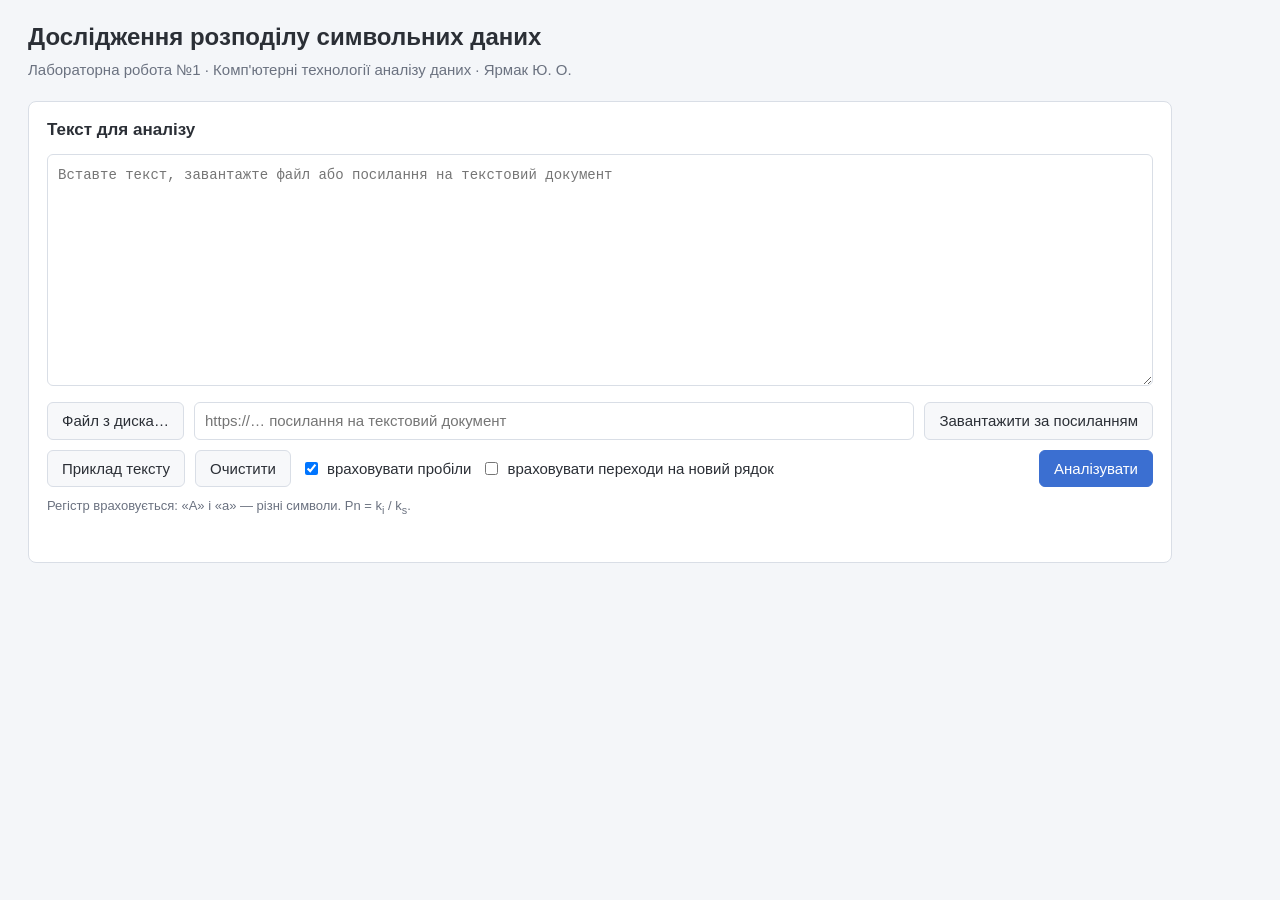
<file: lab1_symbol_distribution/index.html>
<!doctype html>
<html lang="uk">
<head>
  <meta charset="utf-8">
  <meta name="viewport" content="width=device-width, initial-scale=1">
  <title>Розподіл символьних даних</title>
  <link rel="stylesheet" href="css/styles.css">
</head>
<body>
  <header>
    <h1>Дослідження розподілу символьних даних</h1>
    <p class="subtitle">Лабораторна робота №1 · Комп'ютерні технології аналізу даних · Ярмак Ю. О.</p>
  </header>

  <main>
    <section class="card">
      <h2>Текст для аналізу</h2>
      <textarea id="text" rows="10" placeholder="Вставте текст, завантажте файл або посилання на текстовий документ"></textarea>

      <div class="row">
        <label class="button secondary">
          Файл з диска…
          <input type="file" id="file" accept=".txt,text/plain" hidden>
        </label>
        <input type="url" id="url" placeholder="https://… посилання на текстовий документ">
        <button type="button" id="load-url" class="secondary">Завантажити за посиланням</button>
      </div>

      <div class="row">
        <button type="button" id="sample" class="secondary">Приклад тексту</button>
        <button type="button" id="clear" class="secondary">Очистити</button>
        <label class="check"><input type="checkbox" id="include-spaces" checked> враховувати пробіли</label>
        <label class="check"><input type="checkbox" id="include-line-breaks"> враховувати переходи на новий рядок</label>
        <button type="button" id="analyze" class="primary">Аналізувати</button>
      </div>
      <p class="hint">Регістр враховується: «А» і «а» — різні символи. Pn = k<sub>i</sub> / k<sub>s</sub>.</p>
      <p id="status" class="status" role="status"></p>
    </section>

    <section id="results" hidden>
      <div class="card summary">
        <div><span class="label">Загальна кількість символів k<sub>s</sub></span><span id="total" class="value"></span></div>
        <div><span class="label">Різних символів</span><span id="unique" class="value"></span></div>
        <div class="min"><span class="label">P<sub>n min</sub></span><span id="min-info" class="value small"></span></div>
        <div class="max"><span class="label">P<sub>n max</sub></span><span id="max-info" class="value small"></span></div>
      </div>

      <div class="card">
        <div class="row space-between">
          <h2>Діаграма розподілу символів</h2>
          <label>Сортування
            <select id="sort">
              <option value="freq">за частотою (спадання)</option>
              <option value="symbol">за символом</option>
            </select>
          </label>
        </div>
        <div class="legend">
          <span><i class="swatch bar"></i>символ</span>
          <span><i class="swatch max"></i>P<sub>n max</sub></span>
          <span><i class="swatch min"></i>P<sub>n min</sub></span>
        </div>
        <div class="chart-scroll"><canvas id="chart"></canvas></div>
      </div>

      <div class="card">
        <div class="row space-between">
          <h2>Таблиця показників</h2>
          <button type="button" id="export-csv" class="secondary">Експорт у CSV</button>
        </div>
        <div class="table-scroll">
          <table>
            <thead><tr><th>№</th><th>Символ</th><th>k<sub>i</sub></th><th>P<sub>n</sub></th></tr></thead>
            <tbody id="table-body"></tbody>
            <tfoot><tr><td colspan="3">Сума P<sub>n</sub></td><td id="p-sum"></td></tr></tfoot>
          </table>
        </div>
      </div>
    </section>
  </main>

  <script src="js/sample.js"></script>
  <script src="js/analysis.js"></script>
  <script src="js/chart.js"></script>
  <script src="js/app.js"></script>
</body>
</html>
</file>
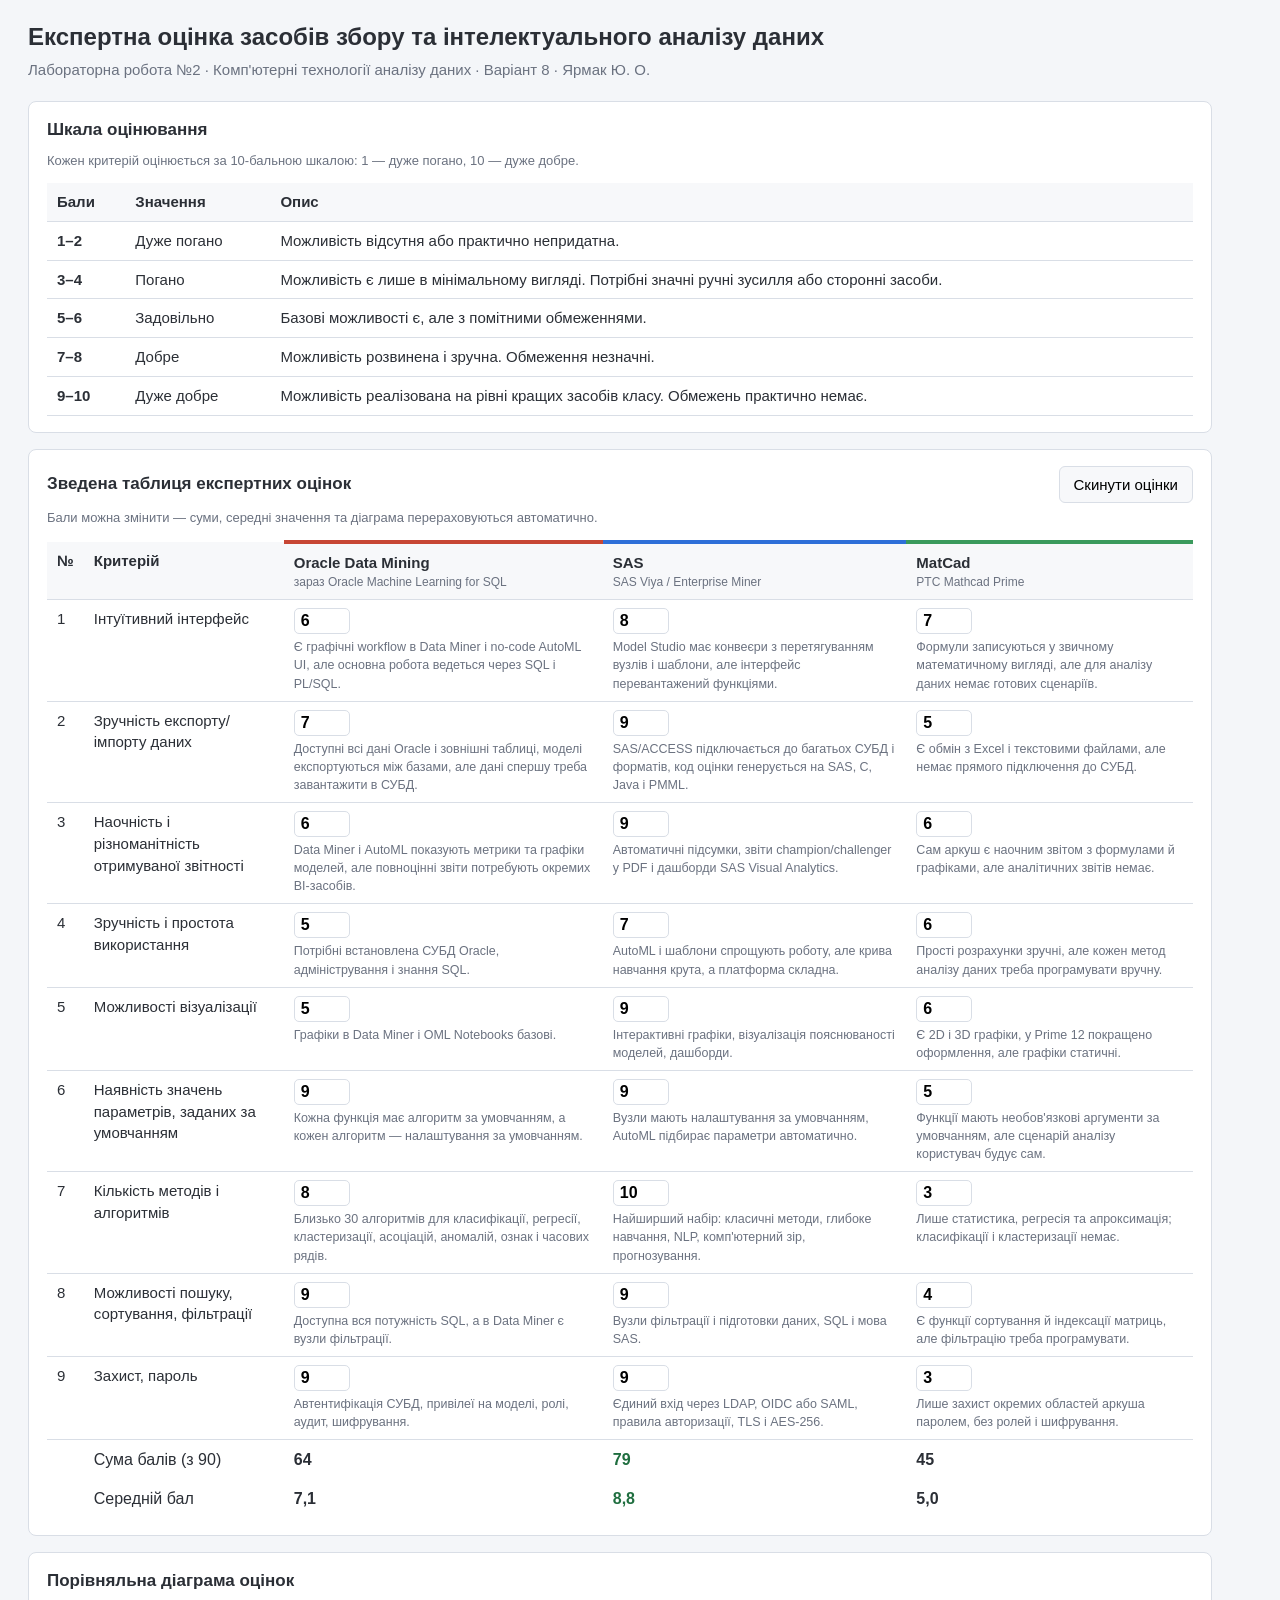
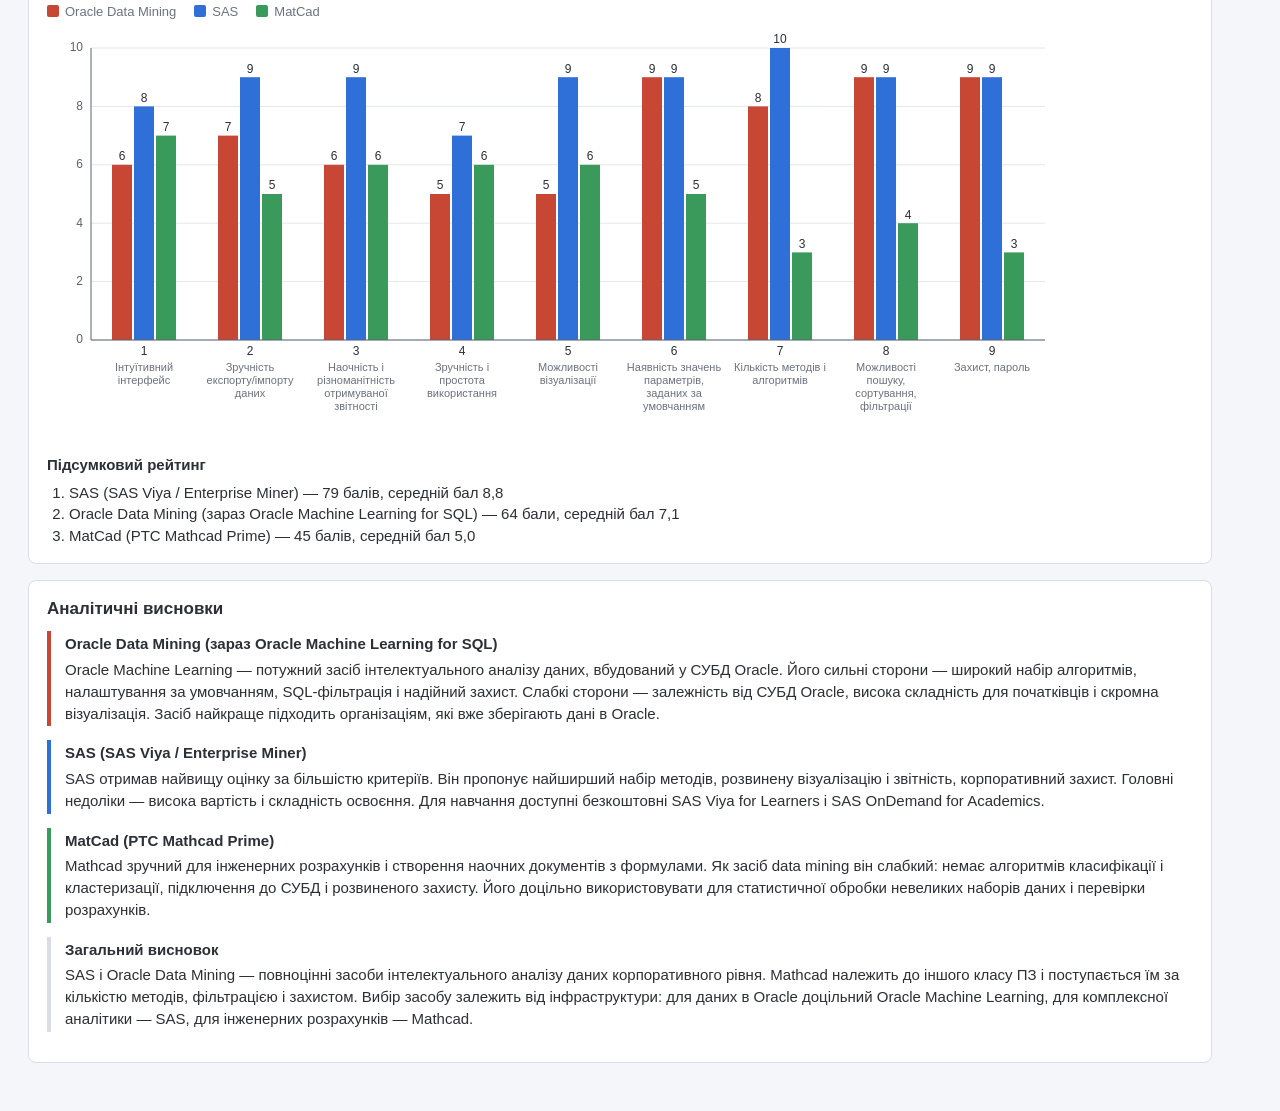
<file: lab2_data_mining_tools/index.html>
<!doctype html>
<html lang="uk">
<head>
  <meta charset="utf-8">
  <meta name="viewport" content="width=device-width, initial-scale=1">
  <title>Експертна оцінка засобів Data Mining</title>
  <link rel="stylesheet" href="css/styles.css">
</head>
<body>
  <header>
    <h1>Експертна оцінка засобів збору та інтелектуального аналізу даних</h1>
    <p class="subtitle">Лабораторна робота №2 · Комп'ютерні технології аналізу даних · Варіант 8 · Ярмак Ю. О.</p>
  </header>

  <main>
    <section class="card">
      <h2>Шкала оцінювання</h2>
      <p class="hint">Кожен критерій оцінюється за 10-бальною шкалою: 1 — дуже погано, 10 — дуже добре.</p>
      <table class="scale">
        <thead><tr><th>Бали</th><th>Значення</th><th>Опис</th></tr></thead>
        <tbody id="scale-body"></tbody>
      </table>
    </section>

    <section class="card">
      <div class="row space-between">
        <h2>Зведена таблиця експертних оцінок</h2>
        <button type="button" id="reset" class="secondary">Скинути оцінки</button>
      </div>
      <p class="hint">Бали можна змінити — суми, середні значення та діаграма перераховуються автоматично.</p>
      <div class="table-scroll">
        <table class="scores">
          <thead><tr id="scores-head"></tr></thead>
          <tbody id="scores-body"></tbody>
          <tfoot id="scores-foot"></tfoot>
        </table>
      </div>
    </section>

    <section class="card">
      <h2>Порівняльна діаграма оцінок</h2>
      <div id="legend" class="legend"></div>
      <div class="chart-scroll"><canvas id="chart"></canvas></div>
      <h3>Підсумковий рейтинг</h3>
      <ol id="ranking"></ol>
    </section>

    <section class="card">
      <h2>Аналітичні висновки</h2>
      <div id="conclusions"></div>
    </section>
  </main>

  <script src="js/data.js"></script>
  <script src="js/chart.js"></script>
  <script src="js/app.js"></script>
</body>
</html>
</file>
<file: lab1_symbol_distribution/css/styles.css>
:root {
  --bg: #f4f6f9;
  --card: #ffffff;
  --text: #2b2f36;
  --muted: #6b7280;
  --border: #d9dee6;
  --primary: #3b6fd1;
  --min: #2e9e5b;
  --max: #d9534f;
  --bar: #7a9cd8;
}

* { box-sizing: border-box; }

body {
  margin: 0;
  background: var(--bg);
  color: var(--text);
  font: 15px/1.45 "Segoe UI", Arial, sans-serif;
}

header {
  padding: 20px 28px 8px;
}

h1 { margin: 0; font-size: 24px; }
h2 { margin: 0 0 12px; font-size: 17px; }

.subtitle { margin: 4px 0 0; color: var(--muted); }

main {
  max-width: 1200px;
  padding: 12px 28px 32px;
}

.card {
  background: var(--card);
  border: 1px solid var(--border);
  border-radius: 8px;
  padding: 16px 18px;
  margin-bottom: 16px;
}

textarea {
  width: 100%;
  resize: vertical;
  padding: 10px;
  border: 1px solid var(--border);
  border-radius: 6px;
  font: 14px/1.5 Consolas, "Courier New", monospace;
}

.row {
  display: flex;
  flex-wrap: wrap;
  align-items: center;
  gap: 10px;
  margin-top: 10px;
}

.row.space-between { justify-content: space-between; margin-top: 0; }
.row.space-between h2 { margin: 0; }

input[type="url"] {
  flex: 1 1 280px;
  padding: 7px 10px;
  border: 1px solid var(--border);
  border-radius: 6px;
  font: inherit;
}

button, .button {
  padding: 7px 14px;
  border-radius: 6px;
  border: 1px solid var(--border);
  font: inherit;
  cursor: pointer;
}

.secondary { background: #f7f8fa; color: var(--text); }
.secondary:hover { background: #eceff4; }
.primary { background: var(--primary); border-color: var(--primary); color: #fff; margin-left: auto; }
.primary:hover { filter: brightness(1.08); }

.check { display: inline-flex; align-items: center; gap: 6px; }

select { padding: 5px 8px; border: 1px solid var(--border); border-radius: 6px; font: inherit; margin-left: 6px; }

.hint { margin: 10px 0 0; color: var(--muted); font-size: 13px; }
.status { margin: 6px 0 0; min-height: 1.4em; color: var(--min); }
.status.error { color: var(--max); }

.summary {
  display: grid;
  grid-template-columns: repeat(auto-fit, minmax(220px, 1fr));
  gap: 14px;
}

.summary > div { display: flex; flex-direction: column; }
.summary .label { color: var(--muted); font-size: 13px; }
.summary .value { font-size: 22px; font-weight: 600; }
.summary .value.small { font-size: 15px; }
.summary .min .value { color: var(--min); }
.summary .max .value { color: var(--max); }

.legend { display: flex; gap: 18px; margin: 4px 0 10px; color: var(--muted); font-size: 13px; }
.swatch { display: inline-block; width: 12px; height: 12px; margin-right: 6px; vertical-align: -1px; border-radius: 2px; }
.swatch.bar { background: var(--bar); }
.swatch.max { background: var(--max); }
.swatch.min { background: var(--min); }

.chart-scroll { overflow-x: auto; }

.table-scroll { max-height: 520px; overflow-y: auto; }

table { border-collapse: collapse; width: 100%; max-width: 560px; }
th, td { padding: 5px 12px; border-bottom: 1px solid var(--border); text-align: left; }
th { position: sticky; top: 0; background: #f7f8fa; }
td:nth-child(3), td:nth-child(4), th:nth-child(3), th:nth-child(4) { text-align: right; }
tfoot td { font-weight: 600; border-bottom: none; }
tr.is-max td { background: #fbe9e8; color: #a3302c; font-weight: 600; }
tr.is-min td { background: #e7f5ec; color: #1f6e3f; }
</file>
<file: lab2_data_mining_tools/css/styles.css>
:root {
  --bg: #f4f6f9;
  --card: #ffffff;
  --text: #2b2f36;
  --muted: #6b7280;
  --border: #d9dee6;
}

* { box-sizing: border-box; }

body {
  margin: 0;
  background: var(--bg);
  color: var(--text);
  font: 15px/1.45 "Segoe UI", Arial, sans-serif;
}

header { padding: 20px 28px 8px; }
h1 { margin: 0; font-size: 24px; }
h2 { margin: 0 0 10px; font-size: 17px; }
h3 { margin: 16px 0 6px; font-size: 15px; }
.subtitle { margin: 4px 0 0; color: var(--muted); }

main { max-width: 1240px; padding: 12px 28px 32px; }

.card {
  background: var(--card);
  border: 1px solid var(--border);
  border-radius: 8px;
  padding: 16px 18px;
  margin-bottom: 16px;
}

.row { display: flex; flex-wrap: wrap; align-items: center; gap: 10px; }
.row.space-between { justify-content: space-between; }
.row.space-between h2 { margin: 0; }

.hint { margin: 6px 0 12px; color: var(--muted); font-size: 13px; }

button {
  padding: 7px 14px;
  border-radius: 6px;
  border: 1px solid var(--border);
  background: #f7f8fa;
  font: inherit;
  cursor: pointer;
}
button:hover { background: #eceff4; }

table { border-collapse: collapse; width: 100%; }
th, td { padding: 8px 10px; border-bottom: 1px solid var(--border); text-align: left; vertical-align: top; }
th { background: #f7f8fa; }

.scale td:first-child { white-space: nowrap; font-weight: 600; }
.scale td:nth-child(2) { white-space: nowrap; }

.table-scroll { overflow-x: auto; }
.scores th:first-child, .scores td:first-child { width: 36px; }
.scores td:nth-child(2) { width: 200px; font-weight: 500; }
.scores th .tool-name { display: block; }
.scores th .tool-note { display: block; color: var(--muted); font-weight: 400; font-size: 12px; }
.scores td.score input {
  width: 56px;
  padding: 3px 6px;
  border: 1px solid var(--border);
  border-radius: 5px;
  font: 600 16px "Segoe UI", Arial, sans-serif;
}
.scores .reason { margin-top: 4px; color: var(--muted); font-size: 12.5px; }
.scores tfoot td { font-weight: 600; font-size: 16px; border-bottom: none; }
.scores tfoot td.best { color: #1f6e3f; }

.legend { display: flex; gap: 18px; margin: 4px 0 10px; color: var(--muted); font-size: 13px; }
.swatch { display: inline-block; width: 12px; height: 12px; margin-right: 6px; vertical-align: -1px; border-radius: 2px; }
.chart-scroll { overflow-x: auto; }

ol { margin: 4px 0 0; padding-left: 22px; }

.conclusion { border-left: 4px solid var(--border); padding: 2px 0 2px 14px; margin-bottom: 14px; }
.conclusion h3 { margin: 0 0 4px; }
.conclusion p { margin: 0; }
</file>
